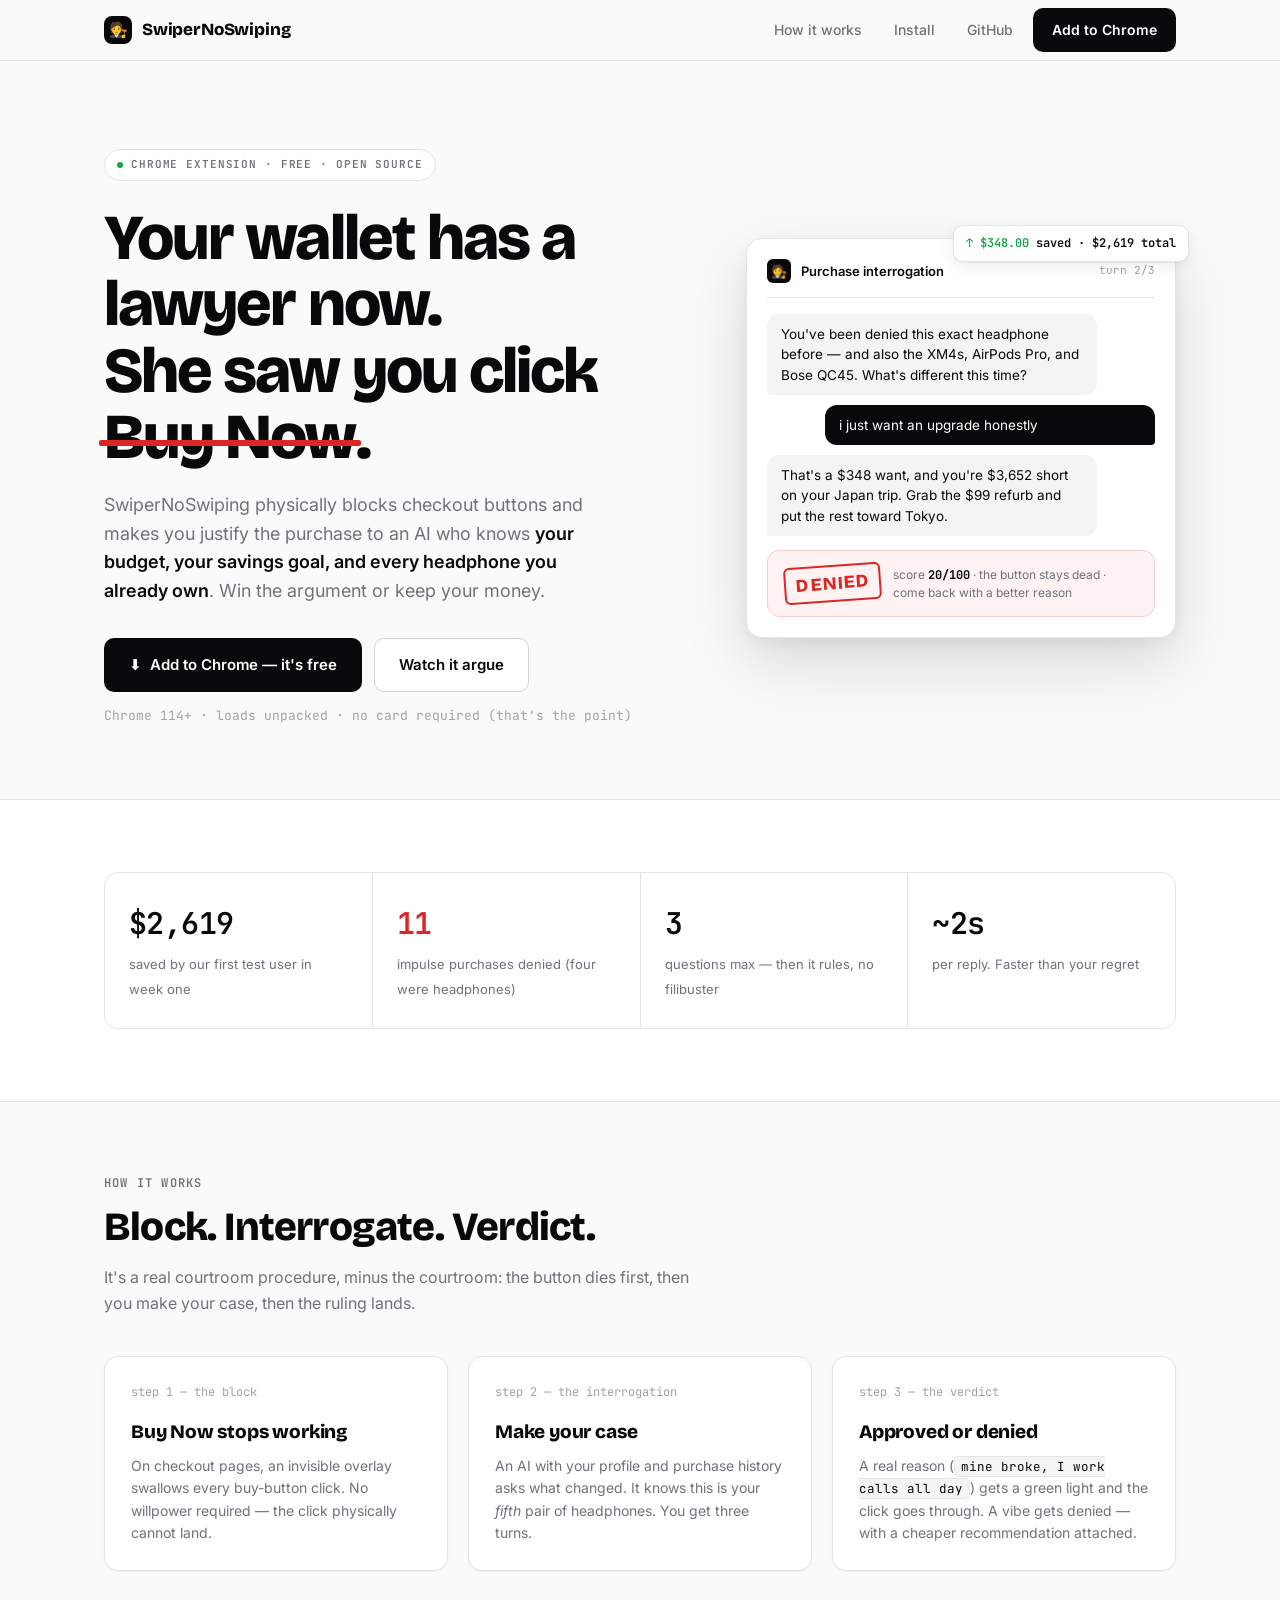
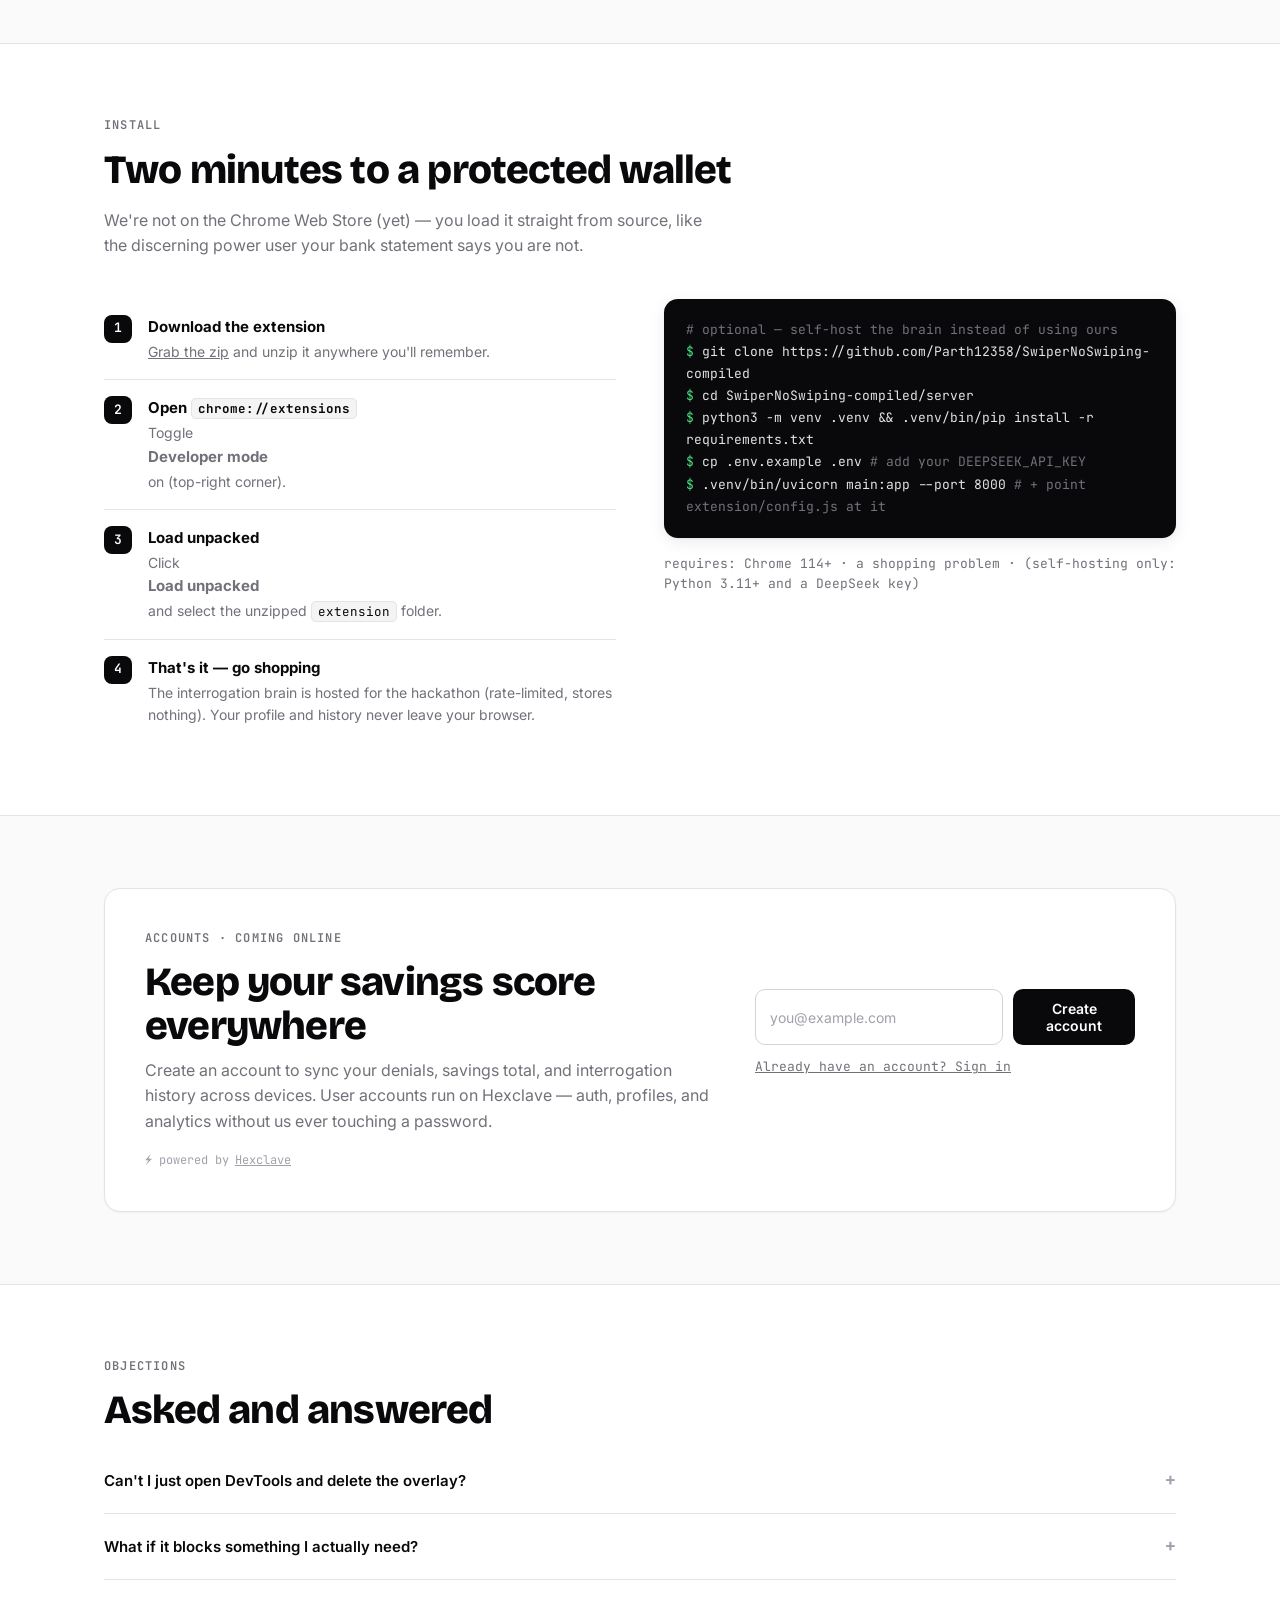
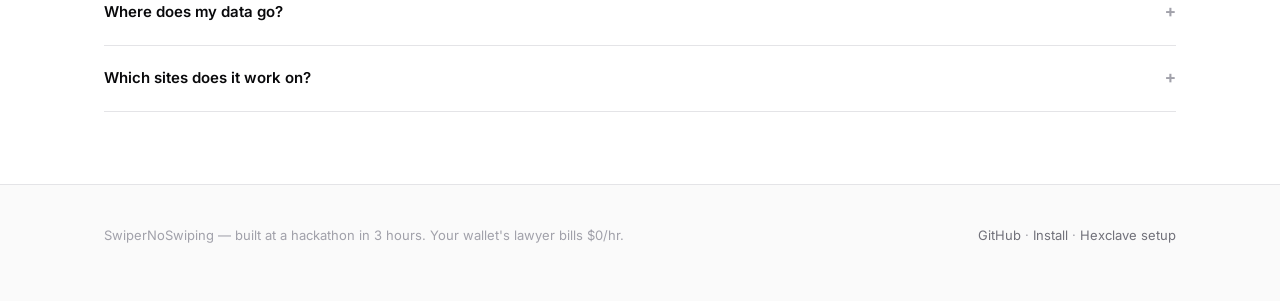
<file: docs/index.html>
<!doctype html>
<html lang="en">
<head>
<meta charset="utf-8">
<meta name="viewport" content="width=device-width, initial-scale=1">
<title>SwiperNoSwiping — your wallet has a lawyer now</title>
<meta name="description" content="A Chrome extension that blocks the Buy button and makes you argue with an AI who has seen your bank statement. Win the argument or keep your money.">
<link rel="preconnect" href="https://fonts.googleapis.com">
<link rel="preconnect" href="https://fonts.gstatic.com" crossorigin>
<link href="https://fonts.googleapis.com/css2?family=Bricolage+Grotesque:opsz,wght@12..96,400;12..96,600;12..96,800&family=Inter:wght@400;500;600&family=JetBrains+Mono:wght@400;600&display=swap" rel="stylesheet">
<link rel="icon" href="data:image/svg+xml,<svg xmlns='http://www.w3.org/2000/svg' viewBox='0 0 100 100'><text y='.9em' font-size='90'>🧑‍⚖️</text></svg>">
<style>
  :root {
    --bg: #FAFAFA;          /* zinc-50 */
    --surface: #FFFFFF;
    --ink: #09090B;         /* zinc-950 */
    --muted: #71717A;       /* zinc-500 */
    --faint: #A1A1AA;       /* zinc-400 */
    --border: #E4E4E7;      /* zinc-200 */
    --border-strong: #D4D4D8;
    --denied: #DC2626;      /* red-600 */
    --denied-bg: #FEF2F2;   /* red-50 */
    --approved: #16A34A;    /* green-600 */
    --approved-bg: #F0FDF4; /* green-50 */
    --radius: 10px;
    --font-display: "Bricolage Grotesque", "Inter", system-ui, sans-serif;
    --font-body: "Inter", system-ui, -apple-system, sans-serif;
    --font-mono: "JetBrains Mono", ui-monospace, SFMono-Regular, monospace;
    --shadow-sm: 0 1px 2px rgba(9, 9, 11, 0.05);
    --shadow-md: 0 4px 16px rgba(9, 9, 11, 0.08), 0 1px 2px rgba(9, 9, 11, 0.05);
    --shadow-lg: 0 24px 64px rgba(9, 9, 11, 0.14), 0 4px 16px rgba(9, 9, 11, 0.06);
  }
  * { box-sizing: border-box; margin: 0; padding: 0; }
  html { scroll-behavior: smooth; }
  body {
    background: var(--bg);
    color: var(--ink);
    font-family: var(--font-body);
    font-size: 16px;
    line-height: 1.6;
    -webkit-font-smoothing: antialiased;
  }
  a { color: inherit; }
  .wrap { max-width: 1120px; margin: 0 auto; padding: 0 24px; }

  /* ---------- Nav ---------- */
  nav {
    position: sticky; top: 0; z-index: 50;
    background: rgba(250, 250, 250, 0.86);
    backdrop-filter: blur(12px);
    border-bottom: 1px solid var(--border);
  }
  .nav-inner { display: flex; align-items: center; justify-content: space-between; height: 60px; }
  .logo { display: flex; align-items: center; gap: 10px; font-family: var(--font-display); font-weight: 800; font-size: 17px; text-decoration: none; letter-spacing: -0.01em; }
  .logo-mark { width: 28px; height: 28px; border-radius: 8px; background: var(--ink); color: #fff; display: grid; place-items: center; font-size: 15px; }
  .nav-links { display: flex; align-items: center; gap: 8px; }
  .nav-links a.plain { text-decoration: none; font-size: 14px; font-weight: 500; color: var(--muted); padding: 8px 12px; border-radius: 8px; }
  .nav-links a.plain:hover { color: var(--ink); background: #F4F4F5; }

  /* ---------- Buttons (shadcn language) ---------- */
  .btn {
    display: inline-flex; align-items: center; justify-content: center; gap: 8px;
    font-family: var(--font-body); font-size: 14px; font-weight: 600;
    border-radius: var(--radius); border: 1px solid transparent;
    padding: 10px 18px; cursor: pointer; text-decoration: none;
    transition: background 0.15s ease, border-color 0.15s ease, transform 0.15s ease;
  }
  .btn:focus-visible, a:focus-visible, button:focus-visible, input:focus-visible {
    outline: 2px solid var(--ink); outline-offset: 2px;
  }
  .btn-primary { background: var(--ink); color: #fff; }
  .btn-primary:hover { background: #27272A; }
  .btn-outline { background: var(--surface); color: var(--ink); border-color: var(--border-strong); }
  .btn-outline:hover { border-color: var(--faint); background: #F4F4F5; }
  .btn-lg { padding: 14px 24px; font-size: 15px; }

  /* ---------- Hero ---------- */
  .hero { padding: 88px 0 72px; overflow: hidden; }
  .hero-grid { display: grid; grid-template-columns: 1.05fr 0.95fr; gap: 64px; align-items: center; }
  .badge {
    display: inline-flex; align-items: center; gap: 8px;
    font-family: var(--font-mono); font-size: 11px; font-weight: 600;
    letter-spacing: 0.08em; text-transform: uppercase; color: var(--muted);
    border: 1px solid var(--border); background: var(--surface);
    border-radius: 999px; padding: 6px 12px; margin-bottom: 24px;
  }
  .badge .dot { width: 6px; height: 6px; border-radius: 50%; background: var(--approved); }
  h1 {
    font-family: var(--font-display);
    font-size: clamp(40px, 5.4vw, 64px);
    font-weight: 800; line-height: 1.04; letter-spacing: -0.03em;
    margin-bottom: 20px;
  }
  h1 .strike { position: relative; white-space: nowrap; }
  h1 .strike::after {
    content: ""; position: absolute; left: -2%; right: -2%; top: 54%;
    height: 0.09em; background: var(--denied); border-radius: 2px;
    transform: scaleX(0); transform-origin: left center;
    animation: strike 0.5s cubic-bezier(0.7, 0, 0.2, 1) 1.1s forwards;
  }
  @keyframes strike { to { transform: scaleX(1); } }
  .hero-sub { font-size: 18px; color: var(--muted); max-width: 46ch; margin-bottom: 32px; }
  .hero-sub strong { color: var(--ink); font-weight: 600; }
  .hero-ctas { display: flex; gap: 12px; flex-wrap: wrap; align-items: center; }
  .hero-note { font-size: 13px; color: var(--faint); margin-top: 14px; font-family: var(--font-mono); }

  /* ---------- The interrogation (signature) ---------- */
  .phone {
    background: var(--surface); border: 1px solid var(--border);
    border-radius: 16px; box-shadow: var(--shadow-lg);
    padding: 20px; max-width: 430px; margin-left: auto; position: relative;
  }
  .phone-head { display: flex; align-items: center; gap: 10px; padding-bottom: 14px; border-bottom: 1px solid var(--border); margin-bottom: 16px; }
  .phone-head .logo-mark { width: 24px; height: 24px; font-size: 13px; border-radius: 6px; }
  .phone-head .t { font-size: 13px; font-weight: 600; }
  .phone-head .s { font-size: 11px; color: var(--faint); font-family: var(--font-mono); margin-left: auto; }
  .bubble {
    max-width: 85%; padding: 10px 14px; border-radius: 12px;
    font-size: 13.5px; line-height: 1.5; margin-bottom: 10px;
    opacity: 0; transform: translateY(8px);
    animation: rise 0.45s ease forwards;
  }
  .bubble.a { background: #F4F4F5; border-bottom-left-radius: 4px; }
  .bubble.u { background: var(--ink); color: #fff; border-bottom-right-radius: 4px; margin-left: auto; }
  .bubble:nth-of-type(1) { animation-delay: 0.15s; }
  .bubble:nth-of-type(2) { animation-delay: 0.55s; }
  .bubble:nth-of-type(3) { animation-delay: 0.95s; }
  @keyframes rise { to { opacity: 1; transform: translateY(0); } }
  .verdict-card {
    border: 1px solid #FECACA; background: var(--denied-bg);
    border-radius: 12px; padding: 14px 16px; margin-top: 14px;
    display: flex; align-items: center; gap: 12px;
    opacity: 0; transform: scale(0.94) rotate(-1deg);
    animation: stamp 0.35s cubic-bezier(0.2, 1.4, 0.4, 1) 1.5s forwards;
  }
  @keyframes stamp { to { opacity: 1; transform: scale(1) rotate(0deg); } }
  .verdict-stamp {
    font-family: var(--font-display); font-weight: 800; font-size: 18px;
    letter-spacing: 0.06em; color: var(--denied);
    border: 2px solid var(--denied); border-radius: 6px; padding: 2px 10px;
    transform: rotate(-4deg);
  }
  .verdict-meta { font-size: 12px; color: var(--muted); line-height: 1.45; }
  .verdict-meta b { color: var(--ink); font-family: var(--font-mono); }
  .savings-chip {
    position: absolute; right: -14px; top: -14px;
    background: var(--surface); border: 1px solid var(--border);
    box-shadow: var(--shadow-md); border-radius: 10px; padding: 8px 12px;
    font-family: var(--font-mono); font-size: 12px; font-weight: 600;
  }
  .savings-chip .up { color: var(--approved); }

  /* ---------- Sections ---------- */
  section { padding: 72px 0; }
  section.alt { background: var(--surface); border-top: 1px solid var(--border); border-bottom: 1px solid var(--border); }
  .eyebrow { font-family: var(--font-mono); font-size: 12px; font-weight: 600; letter-spacing: 0.1em; text-transform: uppercase; color: var(--muted); margin-bottom: 12px; }
  h2 { font-family: var(--font-display); font-size: clamp(28px, 3.4vw, 40px); font-weight: 800; letter-spacing: -0.02em; line-height: 1.1; margin-bottom: 16px; }
  .section-sub { color: var(--muted); max-width: 60ch; margin-bottom: 40px; }

  /* Stats band — the receipts */
  .stats { display: grid; grid-template-columns: repeat(4, 1fr); gap: 1px; background: var(--border); border: 1px solid var(--border); border-radius: 14px; overflow: hidden; }
  .stat { background: var(--surface); padding: 26px 24px; }
  .stat .n { font-family: var(--font-mono); font-size: 30px; font-weight: 600; letter-spacing: -0.02em; display: block; margin-bottom: 4px; }
  .stat .n.red { color: var(--denied); }
  .stat .l { font-size: 13px; color: var(--muted); }

  /* How it works — a real sequence, so it's numbered */
  .steps { display: grid; grid-template-columns: repeat(3, 1fr); gap: 20px; }
  .step { background: var(--surface); border: 1px solid var(--border); border-radius: 14px; padding: 26px; box-shadow: var(--shadow-sm); }
  .step .k { font-family: var(--font-mono); font-size: 12px; color: var(--faint); display: block; margin-bottom: 14px; }
  .step h3 { font-family: var(--font-display); font-size: 19px; font-weight: 800; margin-bottom: 8px; letter-spacing: -0.01em; }
  .step p { font-size: 14px; color: var(--muted); }
  .step p code { font-family: var(--font-mono); font-size: 12.5px; background: #F4F4F5; border: 1px solid var(--border); border-radius: 5px; padding: 1px 6px; color: var(--ink); }

  /* Install */
  .install-grid { display: grid; grid-template-columns: 1fr 1fr; gap: 48px; align-items: start; }
  .install-steps { counter-reset: inst; list-style: none; }
  .install-steps li { counter-increment: inst; display: flex; gap: 16px; padding: 16px 0; border-bottom: 1px solid var(--border); }
  .install-steps li:last-child { border-bottom: none; }
  .install-steps li::before {
    content: counter(inst);
    font-family: var(--font-mono); font-size: 13px; font-weight: 600;
    width: 28px; height: 28px; flex: 0 0 28px; border-radius: 8px;
    background: var(--ink); color: #fff; display: grid; place-items: center;
  }
  .install-steps b { display: block; font-size: 15px; margin-bottom: 2px; }
  .install-steps p { font-size: 14px; color: var(--muted); }
  .install-steps code { font-family: var(--font-mono); font-size: 12.5px; background: #F4F4F5; border: 1px solid var(--border); border-radius: 5px; padding: 1px 6px; color: var(--ink); }
  .terminal {
    background: var(--ink); color: #E4E4E7; border-radius: 14px;
    font-family: var(--font-mono); font-size: 13px; line-height: 1.7;
    padding: 20px 22px; box-shadow: var(--shadow-md); overflow-x: auto;
  }
  .terminal .c { color: #71717A; }
  .terminal .g { color: #4ADE80; }
  .req { margin-top: 16px; font-size: 13px; color: var(--muted); font-family: var(--font-mono); }

  /* Hexclave / account */
  .account-card {
    background: var(--surface); border: 1px solid var(--border); border-radius: 16px;
    padding: 40px; display: grid; grid-template-columns: 1.2fr 0.8fr; gap: 40px; align-items: center;
    box-shadow: var(--shadow-sm);
  }
  .account-card h2 { margin-bottom: 10px; }
  .account-form { display: flex; gap: 10px; }
  .account-form input {
    flex: 1; font-family: var(--font-body); font-size: 14px;
    border: 1px solid var(--border-strong); border-radius: var(--radius);
    padding: 10px 14px; background: var(--surface); color: var(--ink);
  }
  .account-form input::placeholder { color: var(--faint); }
  .account-status { margin-top: 12px; font-size: 13px; font-family: var(--font-mono); color: var(--muted); min-height: 20px; }
  .account-status a { color: var(--muted); }
  .signedin-line { font-size: 14px; margin-bottom: 14px; }
  .signedin-actions { display: flex; gap: 10px; flex-wrap: wrap; }
  #hx-pro-badge {
    font-family: var(--font-mono); font-size: 10px; font-weight: 600;
    letter-spacing: 0.08em; color: var(--approved);
    border: 1px solid var(--approved); border-radius: 999px;
    padding: 3px 9px; margin-left: 8px; vertical-align: middle;
  }
  .powered { display: inline-flex; align-items: center; gap: 6px; font-size: 12px; color: var(--faint); font-family: var(--font-mono); margin-top: 16px; }

  /* FAQ */
  details { border-bottom: 1px solid var(--border); }
  details summary {
    cursor: pointer; list-style: none; display: flex; justify-content: space-between; align-items: center;
    padding: 18px 0; font-weight: 600; font-size: 15px;
  }
  details summary::after { content: "+"; font-family: var(--font-mono); color: var(--faint); font-size: 18px; }
  details[open] summary::after { content: "−"; }
  details p { padding: 0 0 18px; font-size: 14px; color: var(--muted); max-width: 70ch; }

  footer { padding: 40px 0 56px; }
  .foot { display: flex; justify-content: space-between; align-items: center; gap: 16px; flex-wrap: wrap; color: var(--faint); font-size: 13px; }
  .foot a { color: var(--muted); text-decoration: none; }
  .foot a:hover { color: var(--ink); }

  @media (max-width: 900px) {
    .hero { padding: 56px 0 48px; }
    .hero-grid { grid-template-columns: 1fr; gap: 48px; }
    .phone { margin: 0 auto; }
    .stats { grid-template-columns: repeat(2, 1fr); }
    .steps { grid-template-columns: 1fr; }
    .install-grid { grid-template-columns: 1fr; }
    .account-card { grid-template-columns: 1fr; padding: 28px; }
  }
  @media (prefers-reduced-motion: reduce) {
    html { scroll-behavior: auto; }
    .bubble, .verdict-card, h1 .strike::after { animation: none; opacity: 1; transform: none; }
    h1 .strike::after { transform: scaleX(1); }
  }
</style>
</head>
<body>

<nav>
  <div class="wrap nav-inner">
    <a class="logo" href="#"><span class="logo-mark">🧑‍⚖️</span> SwiperNoSwiping</a>
    <div class="nav-links">
      <a class="plain" href="#how">How it works</a>
      <a class="plain" href="#install">Install</a>
      <a class="plain" href="https://github.com/Parth12358/SwiperNoSwiping-compiled">GitHub</a>
      <a class="btn btn-primary" href="#install">Add to Chrome</a>
    </div>
  </div>
</nav>

<header class="hero">
  <div class="wrap hero-grid">
    <div>
      <span class="badge"><span class="dot"></span> Chrome extension · free · open source</span>
      <h1>Your wallet has a lawyer now.<br>She saw you click <span class="strike">Buy&nbsp;Now</span>.</h1>
      <p class="hero-sub">SwiperNoSwiping physically blocks checkout buttons and makes you justify the purchase to an AI who knows <strong>your budget, your savings goal, and every headphone you already own</strong>. Win the argument or keep your money.</p>
      <div class="hero-ctas">
        <a class="btn btn-primary btn-lg" href="swipernoswiping-extension.zip" download>⬇&nbsp; Add to Chrome — it's free</a>
        <a class="btn btn-outline btn-lg" href="#how">Watch it argue</a>
      </div>
      <p class="hero-note">Chrome 114+ · loads unpacked · no card required (that's the point)</p>
    </div>

    <div class="phone" aria-label="Example interrogation: a purchase gets denied">
      <div class="savings-chip"><span class="up">↑ $348.00</span> saved · $2,619 total</div>
      <div class="phone-head">
        <span class="logo-mark">🧑‍⚖️</span>
        <span class="t">Purchase interrogation</span>
        <span class="s">turn 2/3</span>
      </div>
      <div class="bubble a">You've been denied this exact headphone before — and also the XM4s, AirPods Pro, and Bose QC45. What's different this time?</div>
      <div class="bubble u">i just want an upgrade honestly</div>
      <div class="bubble a">That's a $348 want, and you're $3,652 short on your Japan trip. Grab the $99 refurb and put the rest toward Tokyo.</div>
      <div class="verdict-card">
        <span class="verdict-stamp">DENIED</span>
        <span class="verdict-meta">score <b>20/100</b> · the button stays dead ·<br>come back with a better reason</span>
      </div>
    </div>
  </div>
</header>

<section class="alt">
  <div class="wrap">
    <div class="stats" role="list">
      <div class="stat" role="listitem"><span class="n">$2,619</span><span class="l">saved by our first test user in week one</span></div>
      <div class="stat" role="listitem"><span class="n red">11</span><span class="l">impulse purchases denied (four were headphones)</span></div>
      <div class="stat" role="listitem"><span class="n">3</span><span class="l">questions max — then it rules, no filibuster</span></div>
      <div class="stat" role="listitem"><span class="n">~2s</span><span class="l">per reply. Faster than your regret</span></div>
    </div>
  </div>
</section>

<section id="how">
  <div class="wrap">
    <p class="eyebrow">How it works</p>
    <h2>Block. Interrogate. Verdict.</h2>
    <p class="section-sub">It's a real courtroom procedure, minus the courtroom: the button dies first, then you make your case, then the ruling lands.</p>
    <div class="steps">
      <div class="step">
        <span class="k">step 1 — the block</span>
        <h3>Buy Now stops working</h3>
        <p>On checkout pages, an invisible overlay swallows every buy-button click. No willpower required — the click physically cannot land.</p>
      </div>
      <div class="step">
        <span class="k">step 2 — the interrogation</span>
        <h3>Make your case</h3>
        <p>An AI with your profile and purchase history asks what changed. It knows this is your <em>fifth</em> pair of headphones. You get three turns.</p>
      </div>
      <div class="step">
        <span class="k">step 3 — the verdict</span>
        <h3>Approved or denied</h3>
        <p>A real reason (<code>mine broke, I work calls all day</code>) gets a green light and the click goes through. A vibe gets denied — with a cheaper recommendation attached.</p>
      </div>
    </div>
  </div>
</section>

<section class="alt" id="install">
  <div class="wrap">
    <p class="eyebrow">Install</p>
    <h2>Two minutes to a protected wallet</h2>
    <p class="section-sub">We're not on the Chrome Web Store (yet) — you load it straight from source, like the discerning power user your bank statement says you are not.</p>
    <div class="install-grid">
      <ol class="install-steps">
        <li><div><b>Download the extension</b><p><a href="swipernoswiping-extension.zip" download>Grab the zip</a> and unzip it anywhere you'll remember.</p></div></li>
        <li><div><b>Open <code>chrome://extensions</code></b><p>Toggle <b>Developer mode</b> on (top-right corner).</p></div></li>
        <li><div><b>Load unpacked</b><p>Click <b>Load unpacked</b> and select the unzipped <code>extension</code> folder.</p></div></li>
        <li><div><b>That's it — go shopping</b><p>The interrogation brain is hosted for the hackathon (rate-limited, stores nothing). Your profile and history never leave your browser.</p></div></li>
      </ol>
      <div>
        <div class="terminal">
          <div class="c"># optional — self-host the brain instead of using ours</div>
          <div><span class="g">$</span> git clone https://github.com/Parth12358/SwiperNoSwiping-compiled</div>
          <div><span class="g">$</span> cd SwiperNoSwiping-compiled/server</div>
          <div><span class="g">$</span> python3 -m venv .venv &amp;&amp; .venv/bin/pip install -r requirements.txt</div>
          <div><span class="g">$</span> cp .env.example .env  <span class="c"># add your DEEPSEEK_API_KEY</span></div>
          <div><span class="g">$</span> .venv/bin/uvicorn main:app --port 8000  <span class="c"># + point extension/config.js at it</span></div>
        </div>
        <p class="req">requires: Chrome 114+ · a shopping problem · (self-hosting only: Python 3.11+ and a DeepSeek key)</p>
      </div>
    </div>
  </div>
</section>

<section>
  <div class="wrap">
    <div class="account-card">
      <div>
        <p class="eyebrow">Accounts · coming online</p>
        <h2>Keep your savings score everywhere</h2>
        <p class="section-sub" style="margin-bottom:0">Create an account to sync your denials, savings total, and interrogation history across devices. User accounts run on Hexclave — auth, profiles, and analytics without us ever touching a password.</p>
        <span class="powered">⚡ powered by <a href="https://www.hexclave.com">Hexclave</a></span>
      </div>
      <div>
        <div id="hexclave-signedout">
          <form class="account-form" id="hexclave-form">
            <input type="email" id="hexclave-email" placeholder="you@example.com" aria-label="Email address" required>
            <button class="btn btn-primary" type="submit">Create account</button>
          </form>
          <p class="account-status"><a href="#" id="hx-signin">Already have an account? Sign in</a></p>
        </div>
        <div id="hexclave-signedin" style="display:none">
          <p class="signedin-line">Signed in as <b id="hx-user"></b> <span id="hx-pro-badge" style="display:none">PRO · lawyer on retainer</span></p>
          <div class="signedin-actions">
            <button class="btn btn-primary" id="hx-pro-btn">Retain the lawyer — $5</button>
            <button class="btn btn-outline" id="hx-signout">Sign out</button>
          </div>
        </div>
        <p class="account-status" id="hexclave-status"></p>
      </div>
    </div>
  </div>
</section>

<section class="alt">
  <div class="wrap">
    <p class="eyebrow">Objections</p>
    <h2>Asked and answered</h2>
    <div>
      <details>
        <summary>Can't I just open DevTools and delete the overlay?</summary>
        <p>Yes. If you're the kind of person who opens DevTools to buy headphones, you've earned them. This is a speed bump for the 0.4-second impulse click, not a prison.</p>
      </details>
      <details>
        <summary>What if it blocks something I actually need?</summary>
        <p>Medical, food, safety, and work-required items are approved instantly — no questions, score 100. And if anything ever breaks (server down, timeout, bad response), the extension fails open: the overlay comes off and your purchase goes through. It will never trap you on a checkout page.</p>
      </details>
      <details>
        <summary>Where does my data go?</summary>
        <p>Your profile and purchase history live in your browser (chrome.storage — JSON on your machine). Each interrogation sends the product plus that context to our hosted brain, which forwards it to DeepSeek for a verdict and forgets it — nothing is stored server-side, there are no accounts, and removing the extension deletes everything. No tracking, no ads targeting your weaknesses — the ad slot is a static joke.</p>
      </details>
      <details>
        <summary>Which sites does it work on?</summary>
        <p>Amazon and Best Buy today, plus a bundled demo page. The detector is two-layer (known selectors, then text matching), so more retailers are a manifest line away.</p>
      </details>
    </div>
  </div>
</section>

<footer>
  <div class="wrap foot">
    <span>SwiperNoSwiping — built at a hackathon in 3 hours. Your wallet's lawyer bills $0/hr.</span>
    <span><a href="https://github.com/Parth12358/SwiperNoSwiping-compiled">GitHub</a> · <a href="#install">Install</a> · <a href="HEXCLAVE_SETUP.md">Hexclave setup</a></span>
  </div>
</footer>

<script src="hexclave-config.js"></script>
<script type="module">
  // Hexclave user infrastructure — @hexclave/js, cloud setup, hosted pages.
  // Full auth round-trip: init on load, detect session, hosted sign-up /
  // sign-in / sign-out, and checkout for the "lawyer_retainer" product.
  const $ = (id) => document.getElementById(id);
  const status = $('hexclave-status');
  const PRODUCT_ID = 'lawyer_retainer';

  let app = null;
  let user = null;

  async function initHexclave() {
    if (!window.HEXCLAVE_PROJECT_ID) {
      status.textContent = 'Accounts launch soon — Hexclave project not connected yet.';
      return;
    }
    try {
      // Version pinned so a new SDK release can't break the live page.
      const { HexclaveClientApp } = await import('https://esm.sh/@hexclave/js@1.0.67');
      const here = location.origin + location.pathname;
      app = new HexclaveClientApp({
        projectId: window.HEXCLAVE_PROJECT_ID,
        baseUrl: window.HEXCLAVE_API_URL,
        tokenStore: 'cookie',
        // Hosted auth pages; every post-auth redirect returns to THIS page,
        // on whichever domain (github.io or railway) it's being viewed.
        urls: {
          default: { type: 'hosted' },
          afterSignIn: here,
          afterSignUp: here,
          afterSignOut: here,
          home: here,
        },
      });
      window.__hexclave = app;
      user = await app.getUser();
      if (user) await renderSignedIn();
    } catch (err) {
      console.error('[hexclave] init failed:', err);
    }
  }

  async function renderSignedIn() {
    $('hexclave-signedout').style.display = 'none';
    $('hexclave-signedin').style.display = 'block';
    $('hx-user').textContent = user.displayName || user.primaryEmail || 'mystery shopper';
    try {
      const products = await user.listProducts();
      const ownsPro = products.some((p) => p.id === PRODUCT_ID && p.quantity > 0);
      $('hx-pro-badge').style.display = ownsPro ? 'inline-block' : 'none';
      $('hx-pro-btn').style.display = ownsPro ? 'none' : 'inline-flex';
    } catch (err) {
      // Payments app not enabled yet — keep the button, it explains on click.
      console.warn('[hexclave] products unavailable:', err);
    }
  }

  $('hexclave-form').addEventListener('submit', async (e) => {
    e.preventDefault();
    if (!app) {
      status.textContent = 'Accounts launch soon — Hexclave project not connected yet.';
      return;
    }
    status.textContent = 'Opening secure sign-up…';
    try {
      await app.redirectToSignUp();
    } catch (err) {
      console.error('[hexclave]', err);
      status.textContent = 'Hexclave unreachable right now — try again in a minute.';
    }
  });

  $('hx-signin').addEventListener('click', async (e) => {
    e.preventDefault();
    if (!app) return;
    status.textContent = 'Opening secure sign-in…';
    try {
      await app.redirectToSignIn();
    } catch (err) {
      status.textContent = 'Hexclave unreachable right now — try again in a minute.';
    }
  });

  $('hx-signout').addEventListener('click', async () => {
    if (!app) return;
    try {
      await app.redirectToSignOut();
    } catch (err) {
      status.textContent = 'Sign-out hiccup — refresh and try again.';
    }
  });

  $('hx-pro-btn').addEventListener('click', async () => {
    if (!user) return;
    const btn = $('hx-pro-btn');
    btn.disabled = true;
    status.textContent = 'Opening checkout…';
    try {
      const checkoutUrl = await user.createCheckoutUrl({
        productId: PRODUCT_ID,
        returnUrl: location.href,
      });
      location.href = checkoutUrl;
    } catch (err) {
      console.error('[hexclave] checkout:', err);
      status.textContent = 'Payments are warming up (Stripe onboarding pending) — check back soon.';
      btn.disabled = false;
    }
  });

  initHexclave();
</script>
</body>
</html>
</file>
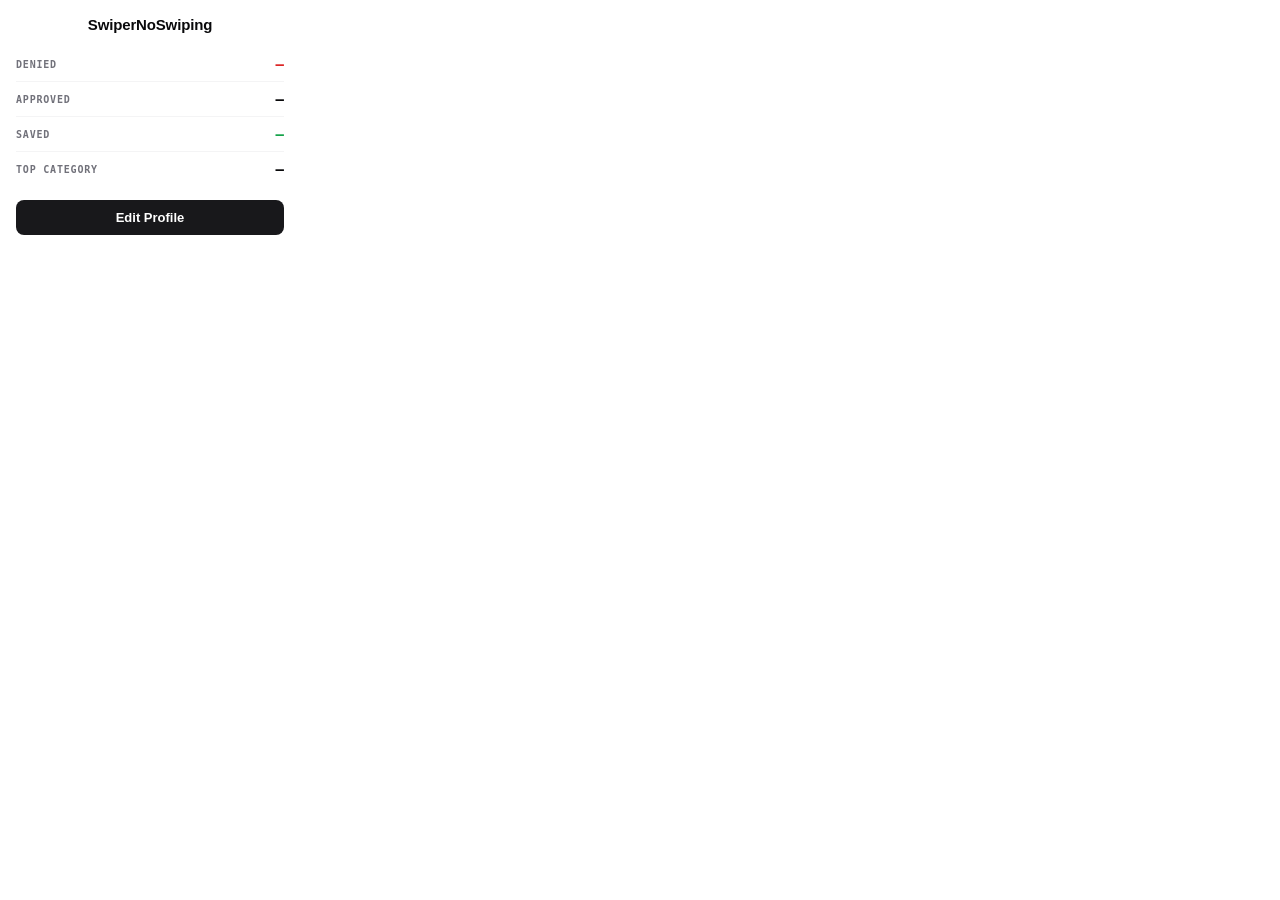
<file: extension/popup/popup.html>
<!DOCTYPE html>
<html lang="en">
<head>
  <meta charset="UTF-8">
  <meta name="viewport" content="width=device-width, initial-scale=1.0">
  <title>SwiperNoSwiping</title>
  <link rel="stylesheet" href="popup.css">
</head>
<body>
  <div id="stats-panel">
    <h1>SwiperNoSwiping</h1>
    <div class="stat-row">
      <span class="stat-label">DENIED</span>
      <span class="stat-value" id="stat-denied">—</span>
    </div>
    <div class="stat-row">
      <span class="stat-label">APPROVED</span>
      <span class="stat-value" id="stat-approved">—</span>
    </div>
    <div class="stat-row">
      <span class="stat-label">SAVED</span>
      <span class="stat-value" id="stat-saved">—</span>
    </div>
    <div class="stat-row">
      <span class="stat-label">TOP CATEGORY</span>
      <span class="stat-value" id="stat-category">—</span>
    </div>
    <button id="btn-edit-profile">Edit Profile</button>
  </div>

  <div id="profile-panel" style="display:none">
    <h2>Your Profile</h2>
    <form id="profile-form">
      <label>
        Display name
        <input type="text" name="display_name" required>
      </label>
      <label>
        Income band
        <select name="income_band" required>
          <option value="">Select...</option>
          <option value="under_50k">Under $50k</option>
          <option value="50k_100k">$50k - $100k</option>
          <option value="100k_200k">$100k - $200k</option>
          <option value="over_200k">Over $200k</option>
        </select>
      </label>
      <label>
        Monthly budget ($)
        <input type="number" name="monthly_budget_dollars" required min="1" step="1" placeholder="2000">
      </label>
      <label>
        Savings goal
        <input type="text" name="savings_goal" required placeholder="Japan trip">
      </label>
      <label>
        Goal target ($)
        <input type="number" name="goal_target_dollars" required min="1" step="1" placeholder="4000">
      </label>
      <label>
        Known weakness
        <input type="text" name="known_weakness" required placeholder="mechanical keyboards">
      </label>
      <div class="form-actions">
        <button type="submit">Save</button>
        <button type="button" id="btn-back">Back</button>
      </div>
    </form>
  </div>

  <div id="toast" class="toast"></div>

  <script src="../storage.js"></script>
  <script src="popup.js"></script>
</body>
</html>
</file>
<file: extension/popup/popup.css>
/* SwiperNoSwiping — Popup styles
   shadcn/ui design language: zinc neutrals, 1px borders, quiet type,
   semantic green/red reserved for meaning. IDs/classes are load-bearing
   for popup.js — restyle values, never rename. */

:root {
  --background: #ffffff;
  --foreground: #09090b;
  --muted: #f4f4f5;
  --muted-foreground: #71717a;
  --faint: #a1a1aa;
  --border: #e4e4e7;
  --input: #d4d4d8;
  --primary: #18181b;
  --primary-hover: #27272a;
  --ring: rgba(9, 9, 11, 0.1);
  --success: #16a34a;
  --success-bg: #f0fdf4;
  --success-border: #bbf7d0;
  --destructive: #dc2626;
  --destructive-bg: #fef2f2;
  --destructive-border: #fecaca;
  --radius: 8px;
}

* {
  box-sizing: border-box;
  margin: 0;
  padding: 0;
}

body {
  width: 300px;
  font-family: ui-sans-serif, -apple-system, BlinkMacSystemFont, "Segoe UI", Roboto, "Helvetica Neue", sans-serif;
  color: var(--foreground);
  background: var(--background);
  padding: 16px;
  -webkit-font-smoothing: antialiased;
}

h1 {
  font-size: 15px;
  font-weight: 700;
  letter-spacing: -0.01em;
  margin-bottom: 14px;
  text-align: center;
}

h2 {
  font-size: 13px;
  font-weight: 600;
  margin-bottom: 12px;
}

.stat-row {
  display: flex;
  justify-content: space-between;
  align-items: center;
  padding: 9px 0;
  border-bottom: 1px solid var(--muted);
}

.stat-row:last-of-type {
  border-bottom: none;
}

.stat-label {
  font-family: ui-monospace, SFMono-Regular, Menlo, monospace;
  font-size: 10px;
  font-weight: 600;
  text-transform: uppercase;
  color: var(--muted-foreground);
  letter-spacing: 0.08em;
}

.stat-value {
  font-family: ui-monospace, SFMono-Regular, Menlo, monospace;
  font-size: 14px;
  font-weight: 600;
}

#stat-saved {
  color: var(--success);
}

#stat-denied {
  color: var(--destructive);
}

#btn-edit-profile {
  width: 100%;
  margin-top: 14px;
  padding: 9px;
  background: var(--primary);
  color: #ffffff;
  border: 1px solid transparent;
  border-radius: var(--radius);
  font-size: 13px;
  font-weight: 600;
  font-family: inherit;
  cursor: pointer;
  transition: background 0.15s ease;
}

#btn-edit-profile:hover {
  background: var(--primary-hover);
}

#btn-edit-profile:focus-visible {
  outline: 2px solid var(--foreground);
  outline-offset: 2px;
}

label {
  display: block;
  font-size: 12px;
  font-weight: 500;
  color: var(--muted-foreground);
  margin-bottom: 10px;
}

label input,
label select {
  display: block;
  width: 100%;
  margin-top: 4px;
  padding: 7px 10px;
  background: var(--background);
  color: var(--foreground);
  border: 1px solid var(--input);
  border-radius: var(--radius);
  font-size: 13px;
  font-family: inherit;
  transition: border-color 0.15s ease, box-shadow 0.15s ease;
}

label input::placeholder {
  color: var(--faint);
}

label input:focus,
label select:focus {
  outline: none;
  border-color: var(--foreground);
  box-shadow: 0 0 0 3px var(--ring);
}

.form-actions {
  display: flex;
  gap: 8px;
  margin-top: 14px;
}

.form-actions button {
  flex: 1;
  padding: 9px;
  border: 1px solid transparent;
  border-radius: var(--radius);
  font-size: 13px;
  font-weight: 600;
  font-family: inherit;
  cursor: pointer;
  transition: background 0.15s ease, border-color 0.15s ease;
}

.form-actions button:focus-visible {
  outline: 2px solid var(--foreground);
  outline-offset: 2px;
}

.form-actions button[type="submit"] {
  background: var(--primary);
  color: #ffffff;
}

.form-actions button[type="submit"]:hover {
  background: var(--primary-hover);
}

#btn-back {
  background: var(--background);
  color: var(--foreground);
  border-color: var(--input);
}

#btn-back:hover {
  background: var(--muted);
}

.toast {
  position: fixed;
  bottom: 12px;
  left: 12px;
  right: 12px;
  padding: 9px 12px;
  border-radius: var(--radius);
  border: 1px solid var(--border);
  font-size: 12px;
  font-weight: 500;
  text-align: center;
  box-shadow: 0 4px 16px rgba(9, 9, 11, 0.08);
  transform: translateY(100px);
  transition: transform 0.25s ease;
  pointer-events: none;
}

.toast.show {
  transform: translateY(0);
}

.toast.success {
  background: var(--success-bg);
  border-color: var(--success-border);
  color: #15803d;
}

.toast.error {
  background: var(--destructive-bg);
  border-color: var(--destructive-border);
  color: #b91c1c;
}

@media (prefers-reduced-motion: reduce) {
  .toast {
    transition: none;
  }
}

/* First-run onboarding: popup.html opened as a full tab (?welcome=1) */
body.welcome {
  width: 380px;
  margin: 48px auto;
  border: 1px solid var(--border);
  border-radius: 14px;
  box-shadow: 0 24px 64px rgba(9, 9, 11, 0.1);
  padding: 24px;
}
</file>
